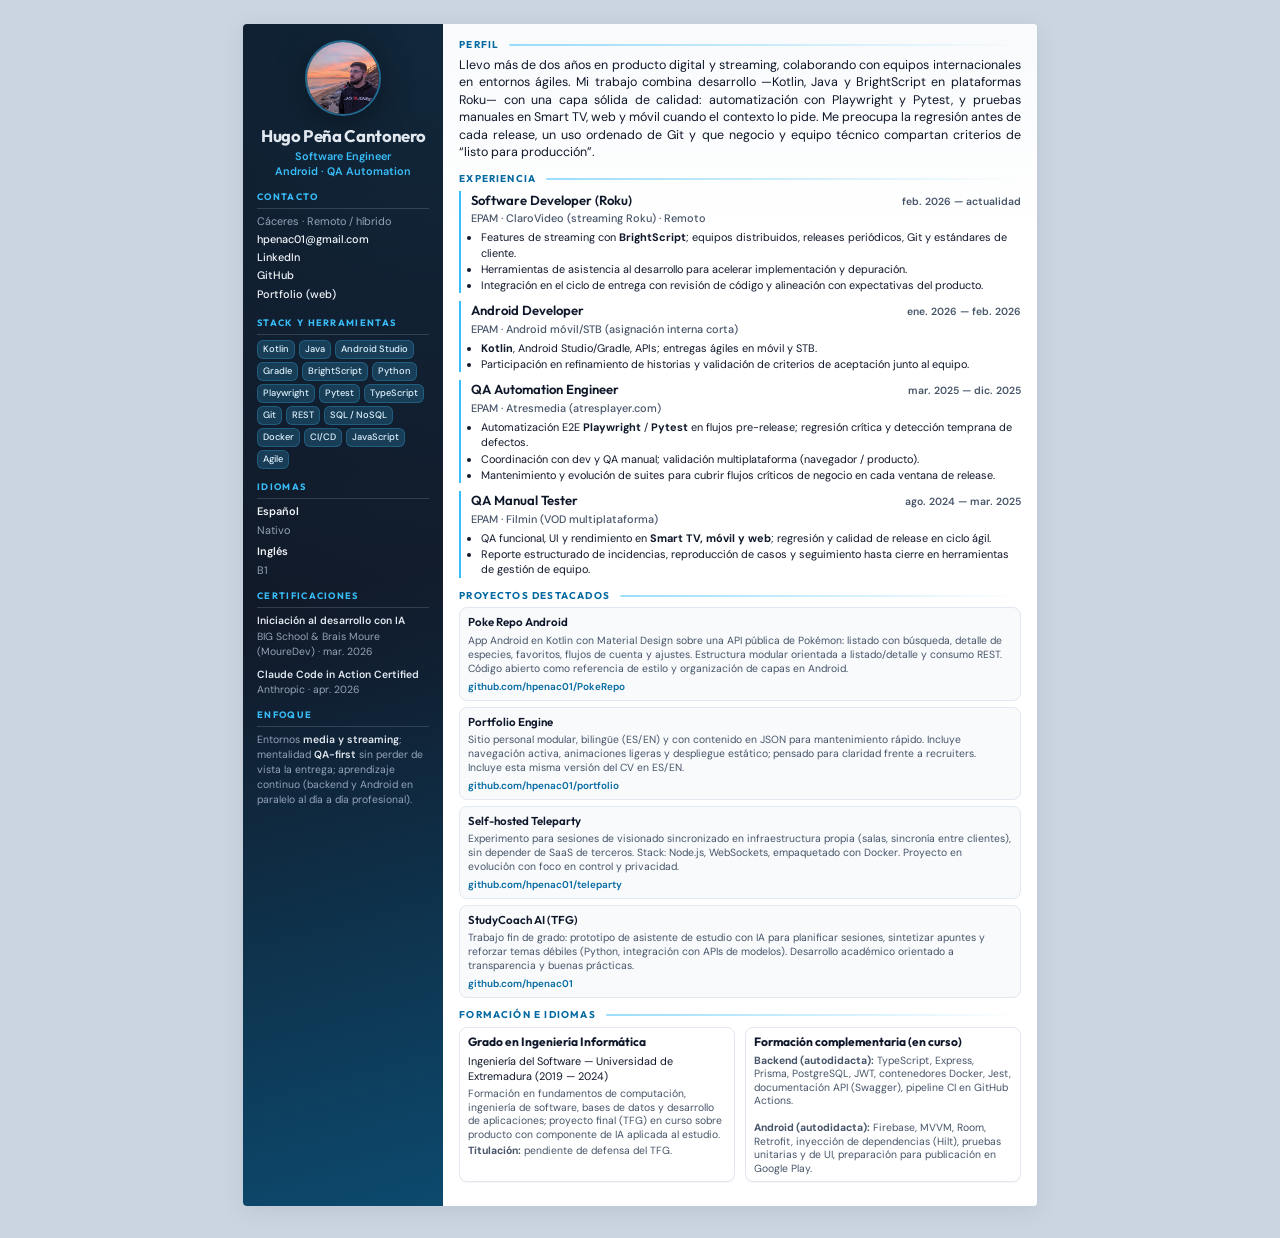
<file: cv-hugo-pena-cantonero.html>
<!DOCTYPE html>
<html lang="es">
<head>
  <meta charset="UTF-8" />
  <meta name="viewport" content="width=device-width, initial-scale=1.0" />
  <title>CV — Hugo Peña Cantonero</title>
  <link rel="preconnect" href="https://fonts.googleapis.com" />
  <link rel="preconnect" href="https://fonts.gstatic.com" crossorigin />
  <link
    href="https://fonts.googleapis.com/css2?family=DM+Sans:ital,opsz,wght@0,9..40,400;0,9..40,500;0,9..40,600;0,9..40,700;1,9..40,400&family=Outfit:wght@500;600;700&display=swap"
    rel="stylesheet"
  />
  <style>
    :root {
      /* Alto útil al imprimir: A4 menos márgenes @page (~5mm × 2) */
      --a4-height-screen: 297mm;
      --a4-height-print: 287mm;
      --side-bg: linear-gradient(165deg, #0b1220 0%, #111827 48%, #0c4a6e 100%);
      --side-text: #e2e8f0;
      --side-muted: #94a3b8;
      --accent: #38bdf8;
      --accent-soft: rgba(56, 189, 248, 0.2);
      --main-bg: #f8fafc;
      --paper: #ffffff;
      --ink: #0f172a;
      --muted: #475569;
      --rule: #e2e8f0;
      --shadow: 0 4px 24px rgba(15, 23, 42, 0.08);
    }
    * {
      box-sizing: border-box;
      margin: 0;
      padding: 0;
    }
    body {
      font-family: "DM Sans", system-ui, sans-serif;
      font-size: 9pt;
      line-height: 1.4;
      color: var(--ink);
      background: #cbd5e1;
      min-height: 100vh;
      padding: 24px 16px 32px;
    }
    .sheet {
      max-width: 210mm;
      min-height: var(--a4-height-screen);
      margin: 0 auto;
      background: var(--paper);
      box-shadow: var(--shadow);
      border-radius: 4px;
      overflow: hidden;
      display: grid;
      grid-template-columns: 200px 1fr;
      grid-template-rows: 1fr;
      align-items: stretch;
    }
    @media (max-width: 720px) {
      body { padding: 12px; }
      .sheet {
        grid-template-columns: 1fr;
        border-radius: 0;
        min-height: 0;
      }
      .column-fill {
        display: none;
      }
    }
    /* ----- Sidebar ----- */
    .side {
      background: var(--side-bg);
      color: var(--side-text);
      padding: 16px 14px 18px;
      position: relative;
      display: flex;
      flex-direction: column;
      min-height: 100%;
    }
    .column-fill {
      flex: 1 1 auto;
      min-height: 0;
    }
    .side::after {
      content: "";
      position: absolute;
      inset: 0;
      background: radial-gradient(circle at 100% 0%, rgba(56, 189, 248, 0.12), transparent 55%);
      pointer-events: none;
    }
    .side > * {
      position: relative;
      z-index: 1;
    }
    .photo-wrap {
      width: 76px;
      height: 76px;
      border-radius: 50%;
      margin: 0 auto 10px;
      border: 2px solid rgba(56, 189, 248, 0.45);
      overflow: hidden;
      box-shadow: 0 8px 32px rgba(0, 0, 0, 0.35);
    }
    .photo-wrap img {
      width: 100%;
      height: 100%;
      object-fit: cover;
      display: block;
    }
    .side h1 {
      font-family: "Outfit", sans-serif;
      font-size: 1.05rem;
      font-weight: 700;
      text-align: center;
      letter-spacing: -0.02em;
      line-height: 1.15;
    }
    .side .role-line {
      text-align: center;
      font-size: 0.68rem;
      color: var(--accent);
      font-weight: 600;
      margin-top: 4px;
      line-height: 1.35;
    }
    .side-section {
      margin-top: 12px;
    }
    .side-section h2 {
      font-family: "Outfit", sans-serif;
      font-size: 0.58rem;
      text-transform: uppercase;
      letter-spacing: 0.14em;
      color: var(--accent);
      margin-bottom: 5px;
      padding-bottom: 4px;
      border-bottom: 1px solid rgba(148, 163, 184, 0.25);
    }
    .contact-list {
      list-style: none;
      font-size: 0.68rem;
    }
    .contact-list li {
      margin-bottom: 3px;
      color: var(--side-muted);
      word-break: break-word;
    }
    .contact-list a {
      color: #f1f5f9;
      text-decoration: none;
      font-weight: 500;
    }
    .contact-list a:hover {
      color: var(--accent);
      text-decoration: underline;
    }
    .tag-cloud {
      display: flex;
      flex-wrap: wrap;
      gap: 3px 4px;
    }
    .tag {
      font-size: 0.58rem;
      padding: 2px 5px;
      border-radius: 6px;
      background: var(--accent-soft);
      color: #e0f2fe;
      border: 1px solid rgba(56, 189, 248, 0.25);
      font-weight: 500;
    }
    .lang-block {
      font-size: 0.68rem;
      color: var(--side-muted);
    }
    .lang-block strong {
      color: #f1f5f9;
      display: block;
      margin-bottom: 4px;
      font-weight: 600;
    }
    .lang-block strong.lang-second {
      margin-top: 6px;
    }
    .cert-side {
      font-size: 0.65rem;
      color: var(--side-muted);
      line-height: 1.45;
    }
    .cert-side strong {
      color: #e2e8f0;
      font-weight: 600;
    }
    .side-section .cert-side + .cert-side {
      margin-top: 8px;
    }
    /* ----- Main ----- */
    .main {
      padding: 14px 16px 14px;
      background: linear-gradient(180deg, var(--main-bg) 0%, var(--paper) 18%);
      display: flex;
      flex-direction: column;
      min-height: 100%;
    }
    section {
      margin-bottom: 10px;
    }
    section:last-child {
      margin-bottom: 0;
    }
    .main h2 {
      font-family: "Outfit", sans-serif;
      font-size: 0.62rem;
      text-transform: uppercase;
      letter-spacing: 0.12em;
      color: #0369a1;
      margin-bottom: 5px;
      display: flex;
      align-items: center;
      gap: 10px;
    }
    .main h2::after {
      content: "";
      flex: 1;
      height: 2px;
      background: linear-gradient(90deg, var(--accent), transparent);
      opacity: 0.5;
      border-radius: 1px;
    }
    .summary {
      font-size: 0.78rem;
      color: var(--ink);
      text-align: justify;
      hyphens: auto;
    }
    .role {
      margin-bottom: 8px;
      padding-left: 10px;
      border-left: 2px solid var(--accent);
      padding-bottom: 0;
    }
    .role:last-of-type {
      margin-bottom: 0;
    }
    .role-head {
      display: flex;
      flex-wrap: wrap;
      align-items: baseline;
      justify-content: space-between;
      gap: 6px 14px;
    }
    .role-head h3 {
      font-family: "Outfit", sans-serif;
      font-size: 0.82rem;
      font-weight: 600;
    }
    .role-meta {
      font-size: 0.65rem;
      color: var(--muted);
      font-weight: 600;
      white-space: nowrap;
    }
    .company {
      font-size: 0.68rem;
      color: var(--muted);
      margin-top: 2px;
      font-weight: 500;
    }
    .role-context {
      font-size: 0.65rem;
      color: var(--muted);
      font-style: italic;
      margin-top: 1px;
      line-height: 1.25;
    }
    .role ul {
      margin: 4px 0 0 0.9em;
      font-size: 0.68rem;
      color: var(--ink);
    }
    .role li {
      margin-bottom: 1px;
    }
    .projects-block {
      font-size: 0.86rem;
    }
    .project-row {
      margin-bottom: 6px;
      padding: 6px 8px;
      background: rgba(248, 250, 252, 0.9);
      border: 1px solid var(--rule);
      border-radius: 8px;
    }
    .project-row:last-child {
      margin-bottom: 0;
    }
    .project-row h3 {
      font-family: "Outfit", sans-serif;
      font-size: 0.72rem;
      font-weight: 600;
      margin: 0 0 3px;
      display: block;
    }
    .project-row p {
      color: var(--muted);
      font-size: 0.65rem;
      line-height: 1.35;
      display: block;
      margin: 0;
    }
    .project-row a {
      color: #0369a1;
      font-weight: 600;
      text-decoration: none;
      font-size: 0.62rem;
      display: block;
      margin-top: 4px;
    }
    .project-row a:hover {
      text-decoration: underline;
    }
    .split-grid {
      display: grid;
      grid-template-columns: 1fr 1fr;
      gap: 6px 10px;
    }
    @media (max-width: 600px) {
      .split-grid {
        grid-template-columns: 1fr;
      }
    }
    .mini-card {
      background: var(--paper);
      border: 1px solid var(--rule);
      border-radius: 8px;
      padding: 6px 8px;
      font-size: 0.68rem;
      box-shadow: 0 1px 0 rgba(15, 23, 42, 0.04);
    }
    .mini-card h3 {
      font-family: "Outfit", sans-serif;
      font-size: 0.75rem;
      margin-bottom: 3px;
    }
    .mini-card .small {
      font-size: 0.65rem;
      color: var(--muted);
      margin-top: 3px;
      line-height: 1.3;
    }
    .training-list {
      font-size: 0.84rem;
      margin-left: 1.05em;
    }
    .training-list li {
      margin-bottom: 8px;
      color: var(--ink);
    }
    @page {
      size: A4 portrait;
      margin: 5mm;
    }
    @media print {
      body {
        background: #fff;
        padding: 0;
        font-size: 7.25pt;
        line-height: 1.28;
      }
      .sheet {
        box-shadow: none;
        border-radius: 0;
        max-width: none;
        width: 100%;
        min-height: var(--a4-height-print);
        grid-template-columns: 168px 1fr;
      }
      .side {
        padding: 10px 10px 12px !important;
      }
      .photo-wrap {
        width: 58px !important;
        height: 58px !important;
        margin-bottom: 6px !important;
      }
      .side-section {
        margin-top: 8px !important;
      }
      .main {
        padding: 8px 10px 8px !important;
      }
      section {
        margin-bottom: 6px !important;
      }
      .main h2::after {
        display: none;
      }
      .main h2 {
        margin-bottom: 3px;
        padding-bottom: 2px;
        border-bottom: 1px solid var(--rule);
      }
      .role {
        margin-bottom: 5px !important;
      }
      .project-row {
        margin-bottom: 3px !important;
        padding: 3px 5px !important;
      }
      .split-grid {
        gap: 4px 8px !important;
      }
      .mini-card {
        padding: 4px 6px !important;
      }
      /* Sidebar: enlaces claros sobre fondo oscuro (evitar texto casi negro ilegible) */
      .contact-list a {
        color: #f0f9ff !important;
        font-weight: 600;
      }
      .contact-list a[href^="http"]::after {
        content: " · " attr(href);
        font-size: 0.68em;
        color: #bae6fd !important;
        font-weight: 500;
      }
      .contact-list a[href^="mailto:"] {
        color: #f0f9ff !important;
      }
      /* Cuerpo: azul legible + URLs en gris oscuro contrastado */
      .project-row a {
        color: #0369a1 !important;
        font-weight: 700;
      }
      .project-row a::after {
        content: " · " attr(href);
        font-size: 0.68em;
        color: #334155 !important;
        font-weight: 500;
      }
      /* Fondo lateral sólido en impresión por si el degradado no se rasteriza bien */
      .side {
        background: #0f172a !important;
      }
      body,
      .sheet {
        -webkit-print-color-adjust: exact;
        print-color-adjust: exact;
      }
    }
  </style>
</head>
<body>
  <div class="sheet">
    <aside class="side" aria-label="Datos de contacto y competencias">
      <div class="photo-wrap">
        <img src="assets/foto_hugo.JPG" alt="Hugo Peña Cantonero" width="76" height="76" />
      </div>
      <h1>Hugo Peña Cantonero</h1>
      <p class="role-line">Software Engineer<br />Android · QA Automation</p>

      <div class="side-section">
        <h2>Contacto</h2>
        <ul class="contact-list">
          <li>Cáceres · Remoto / híbrido</li>
          <li><a href="mailto:hpenac01@gmail.com">hpenac01@gmail.com</a></li>
          <li><a href="https://www.linkedin.com/in/hpeacant/">LinkedIn</a></li>
          <li><a href="https://github.com/hpenac01">GitHub</a></li>
          <li><a href="https://hpenac01.github.io/portfolio">Portfolio (web)</a></li>
        </ul>
      </div>

      <div class="side-section">
        <h2>Stack y herramientas</h2>
        <div class="tag-cloud">
          <span class="tag">Kotlin</span>
          <span class="tag">Java</span>
          <span class="tag">Android Studio</span>
          <span class="tag">Gradle</span>
          <span class="tag">BrightScript</span>
          <span class="tag">Python</span>
          <span class="tag">Playwright</span>
          <span class="tag">Pytest</span>
          <span class="tag">TypeScript</span>
          <span class="tag">Git</span>
          <span class="tag">REST</span>
          <span class="tag">SQL / NoSQL</span>
          <span class="tag">Docker</span>
          <span class="tag">CI/CD</span>
          <span class="tag">JavaScript</span>
          <span class="tag">Agile</span>
        </div>
      </div>

      <div class="side-section">
        <h2>Idiomas</h2>
        <div class="lang-block">
          <strong>Español</strong>
          Nativo
          <strong class="lang-second">Inglés</strong>
          B1 
        </div>
      </div>

      <div class="side-section">
        <h2>Certificaciones</h2>
        <p class="cert-side">
          <strong>Iniciación al desarrollo con IA</strong><br />
          BIG School &amp; Brais Moure (MoureDev) · mar. 2026
        </p>
        <p class="cert-side">
          <strong>Claude Code in Action Certified </strong><br />
          Anthropic · apr. 2026
        </p>
      </div>

      <div class="side-section">
        <h2>Enfoque</h2>
        <p class="cert-side">
          Entornos <strong>media y streaming</strong>; mentalidad <strong>QA-first</strong> sin perder de vista la entrega; aprendizaje
          continuo (backend y Android en paralelo al día a día profesional).
        </p>
      </div>
      <div class="column-fill" aria-hidden="true"></div>
    </aside>

    <div class="main">
      <section>
        <h2>Perfil</h2>
        <p class="summary">
          Llevo más de dos años en producto digital y streaming, colaborando con equipos internacionales en entornos ágiles. Mi trabajo
          combina desarrollo —Kotlin, Java y BrightScript en plataformas Roku— con una capa sólida de calidad: automatización con Playwright y
          Pytest, y pruebas manuales en Smart TV, web y móvil cuando el contexto lo pide. Me preocupa la regresión antes de cada release, un
          uso ordenado de Git y que negocio y equipo técnico compartan criterios de “listo para producción”.
        </p>
      </section>

      <section>
        <h2>Experiencia</h2>

        <article class="role">
          <div class="role-head">
            <h3>Software Developer (Roku)</h3>
            <span class="role-meta">feb. 2026 — actualidad</span>
          </div>
          <p class="company">EPAM · ClaroVideo (streaming Roku) · Remoto</p>
          <ul>
            <li>Features de streaming con <strong>BrightScript</strong>; equipos distribuidos, releases periódicos, Git y estándares de cliente.</li>
            <li>Herramientas de asistencia al desarrollo para acelerar implementación y depuración.</li>
            <li>Integración en el ciclo de entrega con revisión de código y alineación con expectativas del producto.</li>
          </ul>
        </article>

        <article class="role">
          <div class="role-head">
            <h3>Android Developer</h3>
            <span class="role-meta">ene. 2026 — feb. 2026</span>
          </div>
          <p class="company">EPAM · Android móvil/STB (asignación interna corta)</p>
          <ul>
            <li><strong>Kotlin</strong>, Android Studio/Gradle, APIs; entregas ágiles en móvil y STB.</li>
            <li>Participación en refinamiento de historias y validación de criterios de aceptación junto al equipo.</li>
          </ul>
        </article>

        <article class="role">
          <div class="role-head">
            <h3>QA Automation Engineer</h3>
            <span class="role-meta">mar. 2025 — dic. 2025</span>
          </div>
          <p class="company">EPAM · Atresmedia (atresplayer.com)</p>
          <ul>
            <li>Automatización E2E <strong>Playwright</strong> / <strong>Pytest</strong> en flujos pre-release; regresión crítica y detección temprana de defectos.</li>
            <li>Coordinación con dev y QA manual; validación multiplataforma (navegador / producto).</li>
            <li>Mantenimiento y evolución de suites para cubrir flujos críticos de negocio en cada ventana de release.</li>
          </ul>
        </article>

        <article class="role">
          <div class="role-head">
            <h3>QA Manual Tester</h3>
            <span class="role-meta">ago. 2024 — mar. 2025</span>
          </div>
          <p class="company">EPAM · Filmin (VOD multiplataforma)</p>
          <ul>
            <li>QA funcional, UI y rendimiento en <strong>Smart TV, móvil y web</strong>; regresión y calidad de release en ciclo ágil.</li>
            <li>Reporte estructurado de incidencias, reproducción de casos y seguimiento hasta cierre en herramientas de gestión de equipo.</li>
          </ul>
        </article>
      </section>

      <section>
        <h2>Proyectos destacados</h2>
        <div class="projects-block">
          <div class="project-row">
            <h3>Poke Repo Android</h3>
            <p>
              App Android en Kotlin con Material Design sobre una API pública de Pokémon: listado con búsqueda, detalle de especies,
              favoritos, flujos de cuenta y ajustes. Estructura modular orientada a listado/detalle y consumo REST. Código abierto como
              referencia de estilo y organización de capas en Android.
            </p>
            <a href="https://github.com/hpenac01/PokeRepo">github.com/hpenac01/PokeRepo</a>
          </div>
          <div class="project-row">
            <h3>Portfolio Engine</h3>
            <p>
              Sitio personal modular, bilingüe (ES/EN) y con contenido en JSON para mantenimiento rápido. Incluye navegación activa,
              animaciones ligeras y despliegue estático; pensado para claridad frente a recruiters. Incluye esta misma versión del CV en ES/EN.
            </p>
            <a href="https://github.com/hpenac01/portfolio">github.com/hpenac01/portfolio</a>
          </div>
          <div class="project-row">
            <h3>Self-hosted Teleparty</h3>
            <p>
              Experimento para sesiones de visionado sincronizado en infraestructura propia (salas, sincronía entre clientes), sin depender
              de SaaS de terceros. Stack: Node.js, WebSockets, empaquetado con Docker. Proyecto en evolución con foco en control y privacidad.
            </p>
            <a href="https://github.com/hpenac01/teleparty">github.com/hpenac01/teleparty</a>
          </div>
          <div class="project-row">
            <h3>StudyCoach AI (TFG)</h3>
            <p>
              Trabajo fin de grado: prototipo de asistente de estudio con IA para planificar sesiones, sintetizar apuntes y reforzar
              temas débiles (Python, integración con APIs de modelos). Desarrollo académico orientado a transparencia y buenas prácticas.
            </p>
            <a href="https://github.com/hpenac01">github.com/hpenac01</a>
          </div>
        </div>
      </section>

      <section>
        <h2>Formación e idiomas</h2>
        <div class="split-grid">
          <div class="mini-card">
            <h3>Grado en Ingeniería Informática</h3>
            <p>Ingeniería del Software — Universidad de Extremadura (2019 — 2024)</p>
            <p class="small">
              Formación en fundamentos de computación, ingeniería de software, bases de datos y desarrollo de aplicaciones; proyecto final
              (TFG) en curso sobre producto con componente de IA aplicada al estudio.
            </p>
            <p class="small"><strong>Titulación:</strong> pendiente de defensa del TFG.</p>
          </div>
          <div class="mini-card">
            <h3>Formación complementaria (en curso)</h3>
            <p class="small" style="margin-top: 0">
              <strong>Backend (autodidacta):</strong> TypeScript, Express, Prisma, PostgreSQL, JWT, contenedores Docker, Jest, documentación
              API (Swagger), pipeline CI en GitHub Actions.<br /><br />
              <strong>Android (autodidacta):</strong> Firebase, MVVM, Room, Retrofit, inyección de dependencias (Hilt), pruebas unitarias y de
              UI, preparación para publicación en Google Play.
            </p>
          </div>
        </div>
      </section>
      <div class="column-fill" aria-hidden="true"></div>
    </div>
  </div>
</body>
</html>
</file>
